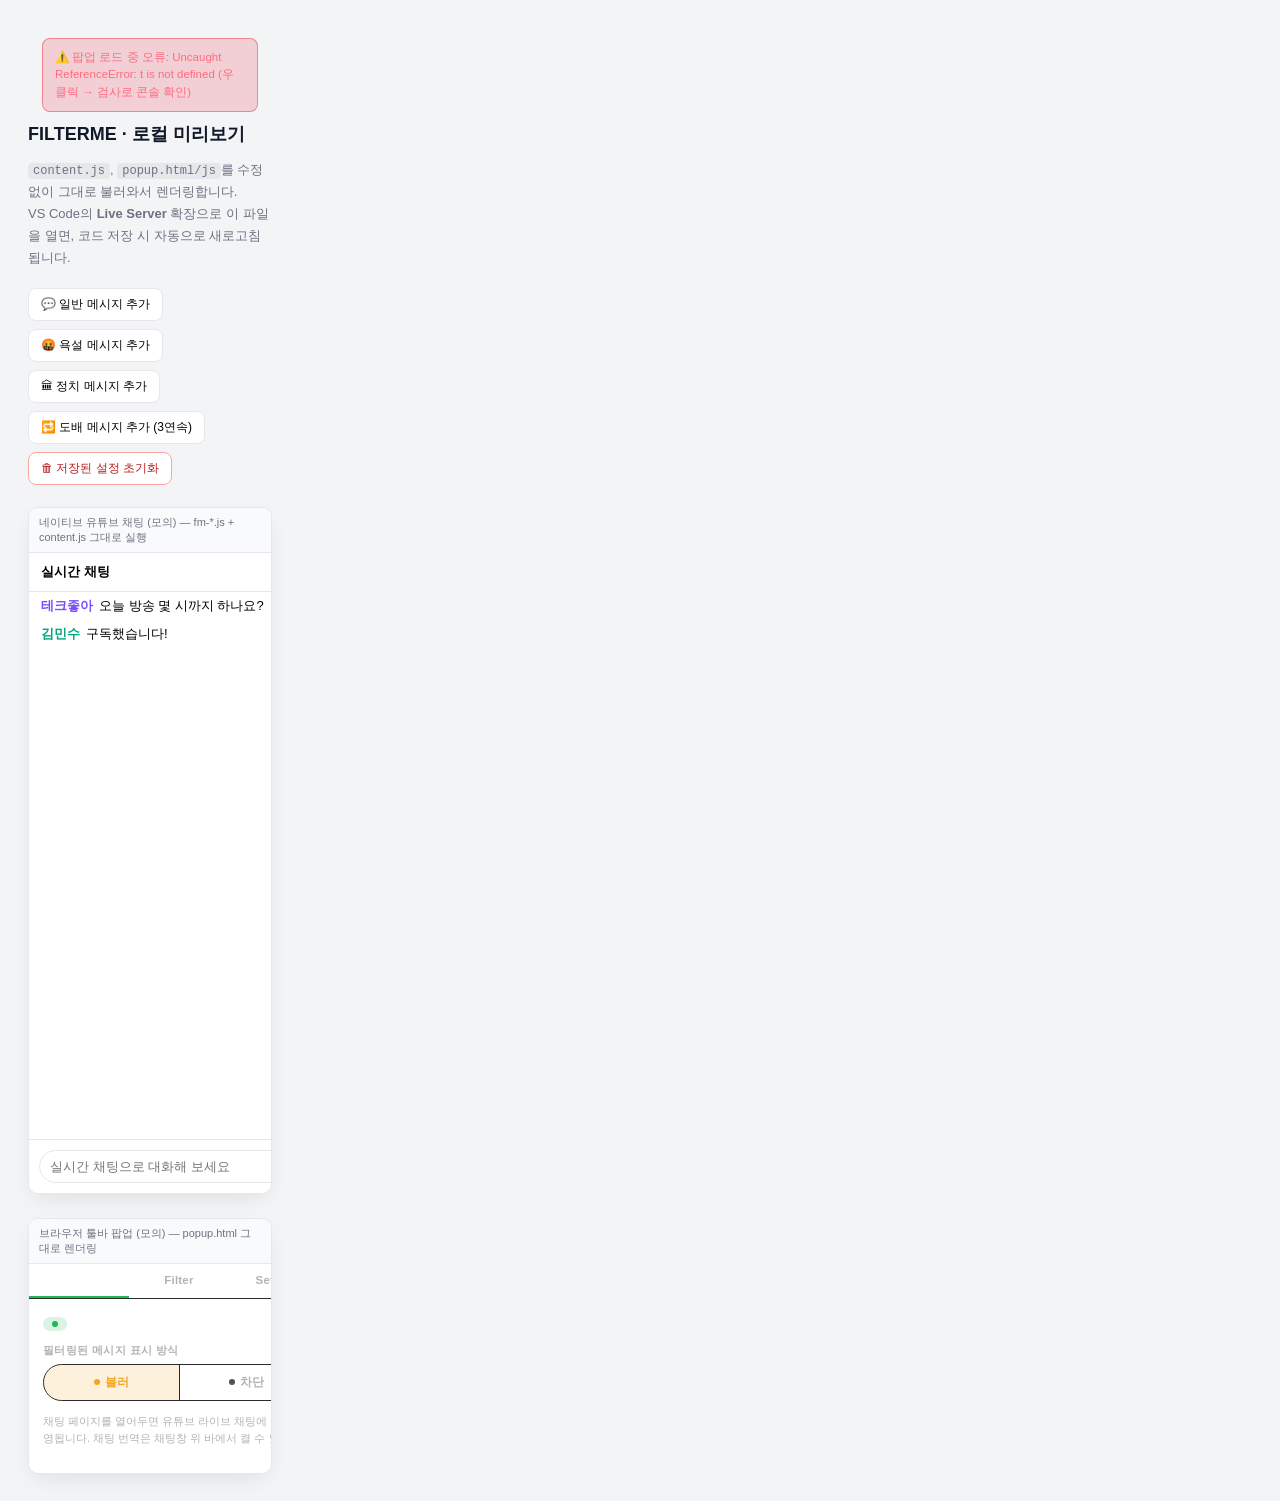
<file: frontend/dev/index.html>
<!DOCTYPE html>
<html lang="ko">
<head>
<meta charset="UTF-8" />
<title>FILTERME · 로컬 미리보기</title>
<style>
  html body {
    font-family: -apple-system, "Apple SD Gothic Neo", "Malgun Gothic", sans-serif;
    margin: 0; padding: 28px; background: #F3F4F6 !important; color: #111827 !important;
  }
  h1 { font-size: 18px; margin: 0 0 4px; }
  .sub { color: #6B7280; font-size: 13px; margin-bottom: 18px; line-height: 1.7; }
  .sub code { background: #E5E7EB; padding: 1px 5px; border-radius: 4px; font-size: 12px; }

  .controls { display: flex; gap: 8px; flex-wrap: wrap; margin-bottom: 22px; }
  .controls button {
    font-size: 12px; padding: 7px 12px; border: 1px solid #E5E7EB; border-radius: 8px;
    background: #fff; cursor: pointer;
  }
  .controls button:hover { background: #F3F4F6; }
  .controls button.danger { color: #B91C1C; border-color: #FCA5A5; }

  .layout { display: flex; gap: 24px; align-items: flex-start; flex-wrap: wrap; }
  .box {
    background: #fff; border: 1px solid #E5E7EB; border-radius: 10px; overflow: hidden;
    box-shadow: 0 8px 24px -8px rgba(17,24,39,.12);
  }
  .box .label {
    font-size: 11px; color: #6B7280; padding: 7px 10px; background: #F9FAFB; border-bottom: 1px solid #E5E7EB;
  }
  iframe#chatFrame { width: 400px; height: 640px; border: none; display: block; }
  #popup-mock-root { width: 300px; }
</style>
</head>
<body>
  <h1>FILTERME · 로컬 미리보기</h1>
  <p class="sub">
    <code>content.js</code>, <code>popup.html/js</code>를 수정 없이 그대로 불러와서 렌더링합니다.<br>
    VS Code의 <b>Live Server</b> 확장으로 이 파일을 열면, 코드 저장 시 자동으로 새로고침됩니다.
  </p>

  <div class="controls">
    <button data-add="normal">💬 일반 메시지 추가</button>
    <button data-add="c02">🤬 욕설 메시지 추가</button>
    <button data-add="c03">🏛 정치 메시지 추가</button>
    <button data-add="c05">🔁 도배 메시지 추가 (3연속)</button>
    <button class="danger" id="resetBtn">🗑 저장된 설정 초기화</button>
  </div>

  <div class="layout">
    <div class="box">
      <div class="label">네이티브 유튜브 채팅 (모의) — fm-*.js + content.js 그대로 실행</div>
      <iframe id="chatFrame" src="mock-chat.html"></iframe>
    </div>

    <div class="box">
      <div class="label">브라우저 툴바 팝업 (모의) — popup.html 그대로 렌더링</div>
      <div id="popup-mock-root"></div>
    </div>
  </div>

  <script src="chrome-mock.js"></script>
  <script>
    const SAMPLES = {
      normal: ['오늘 방송 재밌어요!', '이 노래 제목이 뭐예요?', '구독했습니다!'],
      c02: ['저 새끼 뭐라는거야', 'ㅅㅂ 진짜 어이없네'],
      c03: ['이번 정부 정책 실화냐', '국회의원들 다 똑같아']
    };
    const sampleIdx = { normal: 0, c02: 0, c03: 0 };

    document.querySelectorAll('[data-add]').forEach((btn) => {
      btn.addEventListener('click', () => {
        const win = document.getElementById('chatFrame').contentWindow;
        if (!win || !win.addMockMessage) return;
        const kind = btn.dataset.add;
        if (kind === 'c05') {
          for (let i = 0; i < 3; i++) {
            win.addMockMessage('user' + Math.floor(Math.random() * 100), 'ㅋㅋㅋㅋㅋㅋㅋㅋㅋㅋ');
          }
          return;
        }
        const list = SAMPLES[kind];
        const text = list[sampleIdx[kind] % list.length];
        sampleIdx[kind]++;
        win.addMockMessage('user' + Math.floor(Math.random() * 100), text);
      });
    });

    document.getElementById('resetBtn').addEventListener('click', () => {
      window.__filtermeDevReset();
      document.getElementById('chatFrame').contentWindow.location.reload();
      location.reload();
    });

    // popup.html의 <body> 내용을 그대로 가져와 인라인으로 렌더링합니다.
    // (iframe 대신 이 방식을 쓰는 이유: popup.js를 우리가 원하는 타이밍에 넣을 수 있어서
    //  chrome-mock.js가 먼저 준비된 뒤에 popup.js가 실행되도록 순서를 보장할 수 있습니다)
    fetch('../popup.html')
      .then((r) => r.text())
      .then((html) => {
        const bodyMatch = html.match(/<body[^>]*>([\s\S]*?)<\/body>/i);
        let bodyHtml = bodyMatch ? bodyMatch[1] : html;
        bodyHtml = bodyHtml.replace(/<script[^>]*src=["'][^"']*popup\.js["'][^>]*><\/script>/i, '');
        bodyHtml = bodyHtml.replace(/src="icons\//g, 'src="../icons/');
        document.getElementById('popup-mock-root').innerHTML = bodyHtml;

        const link = document.createElement('link');
        link.rel = 'stylesheet';
        link.href = '../popup.css';
        document.head.appendChild(link);

        const script = document.createElement('script');
        script.src = '../popup.js';
        document.body.appendChild(script);
      })
      .catch((err) => {
        document.getElementById('popup-mock-root').innerHTML =
          '<div style="padding:14px;font-size:12px;color:#B91C1C;">popup.html을 불러오지 못했습니다: ' + err.message + '</div>';
      });
  </script>
</body>
</html>
</file>
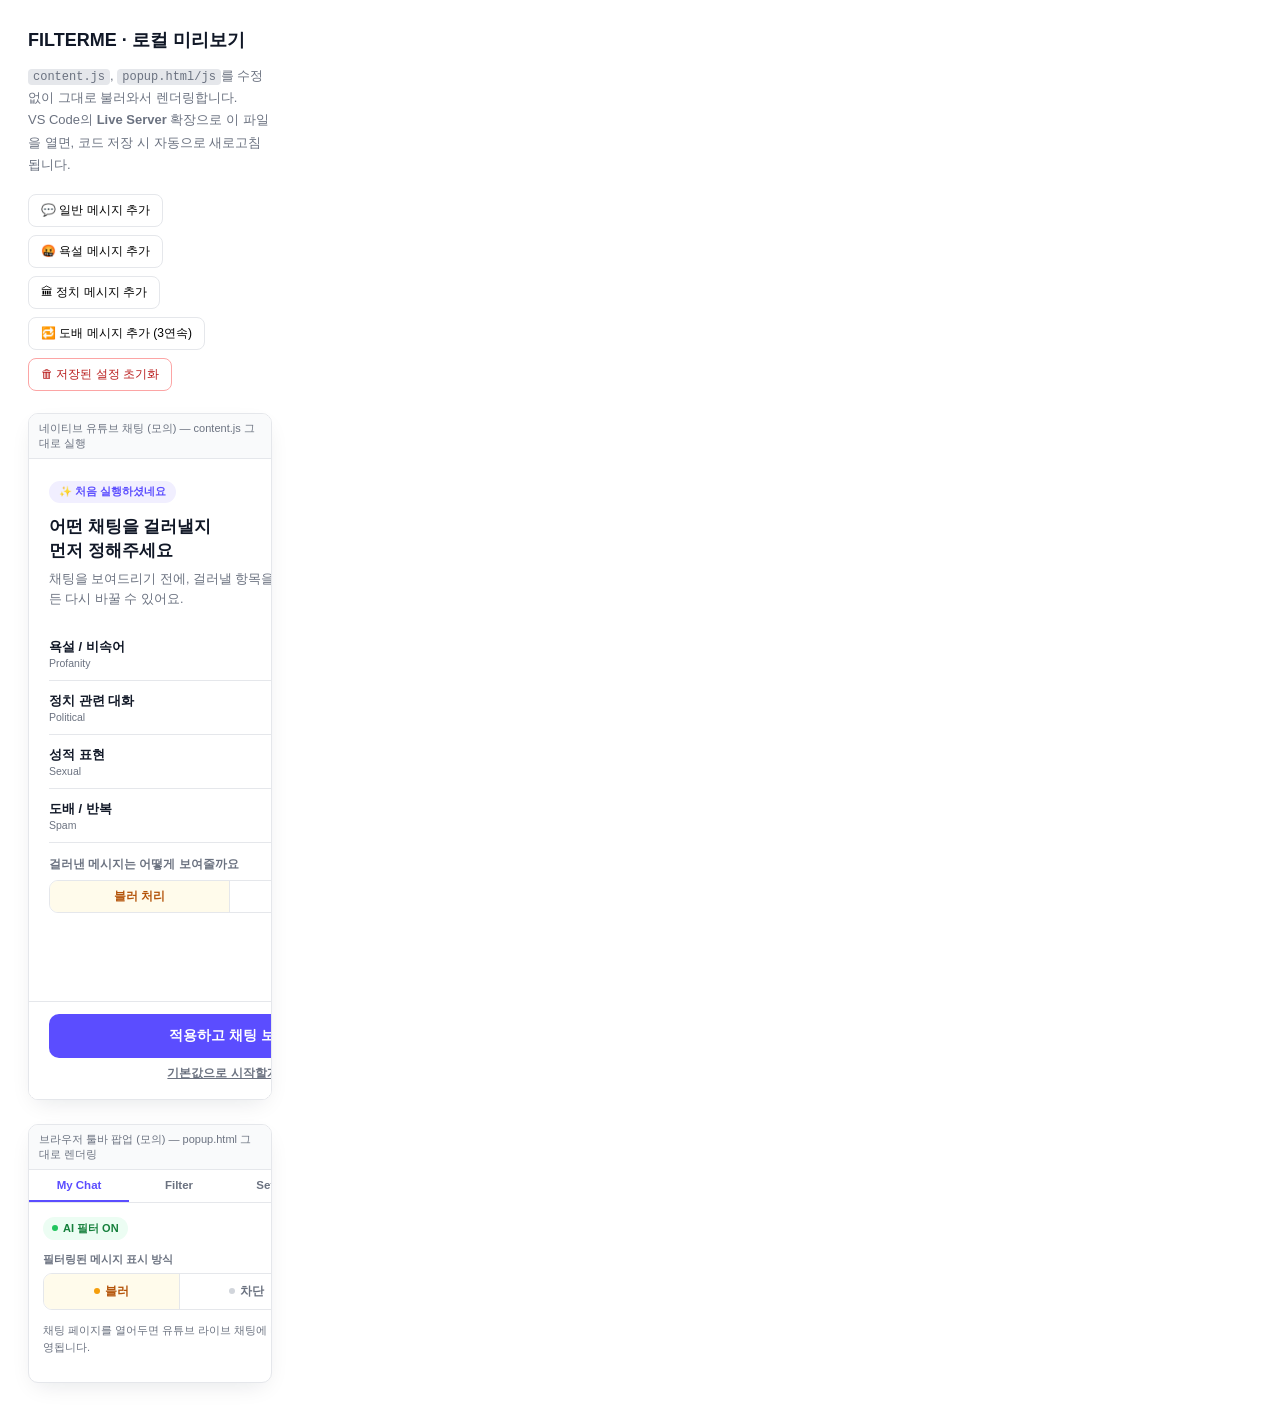
<file: frontend/filterme-extension/dev/index.html>
<!DOCTYPE html>
<html lang="ko">
<head>
<meta charset="UTF-8" />
<title>FILTERME · 로컬 미리보기</title>
<style>
  body {
    font-family: -apple-system, "Apple SD Gothic Neo", "Malgun Gothic", sans-serif;
    margin: 0; padding: 28px; background: #F3F4F6; color: #111827;
  }
  h1 { font-size: 18px; margin: 0 0 4px; }
  .sub { color: #6B7280; font-size: 13px; margin-bottom: 18px; line-height: 1.7; }
  .sub code { background: #E5E7EB; padding: 1px 5px; border-radius: 4px; font-size: 12px; }

  .controls { display: flex; gap: 8px; flex-wrap: wrap; margin-bottom: 22px; }
  .controls button {
    font-size: 12px; padding: 7px 12px; border: 1px solid #E5E7EB; border-radius: 8px;
    background: #fff; cursor: pointer;
  }
  .controls button:hover { background: #F3F4F6; }
  .controls button.danger { color: #B91C1C; border-color: #FCA5A5; }

  .layout { display: flex; gap: 24px; align-items: flex-start; flex-wrap: wrap; }
  .box {
    background: #fff; border: 1px solid #E5E7EB; border-radius: 10px; overflow: hidden;
    box-shadow: 0 8px 24px -8px rgba(17,24,39,.12);
  }
  .box .label {
    font-size: 11px; color: #6B7280; padding: 7px 10px; background: #F9FAFB; border-bottom: 1px solid #E5E7EB;
  }
  iframe#chatFrame { width: 400px; height: 640px; border: none; display: block; }
  #popup-mock-root { width: 300px; }
</style>
</head>
<body>
  <h1>FILTERME · 로컬 미리보기</h1>
  <p class="sub">
    <code>content.js</code>, <code>popup.html/js</code>를 수정 없이 그대로 불러와서 렌더링합니다.<br>
    VS Code의 <b>Live Server</b> 확장으로 이 파일을 열면, 코드 저장 시 자동으로 새로고침됩니다.
  </p>

  <div class="controls">
    <button data-add="normal">💬 일반 메시지 추가</button>
    <button data-add="c02">🤬 욕설 메시지 추가</button>
    <button data-add="c03">🏛 정치 메시지 추가</button>
    <button data-add="c05">🔁 도배 메시지 추가 (3연속)</button>
    <button class="danger" id="resetBtn">🗑 저장된 설정 초기화</button>
  </div>

  <div class="layout">
    <div class="box">
      <div class="label">네이티브 유튜브 채팅 (모의) — content.js 그대로 실행</div>
      <iframe id="chatFrame" src="mock-chat.html"></iframe>
    </div>

    <div class="box">
      <div class="label">브라우저 툴바 팝업 (모의) — popup.html 그대로 렌더링</div>
      <div id="popup-mock-root"></div>
    </div>
  </div>

  <script src="chrome-mock.js"></script>
  <script>
    const SAMPLES = {
      normal: ['오늘 방송 재밌어요!', '이 노래 제목이 뭐예요?', '구독했습니다!'],
      c02: ['저 새끼 뭐라는거야', 'ㅅㅂ 진짜 어이없네'],
      c03: ['이번 정부 정책 실화냐', '국회의원들 다 똑같아']
    };
    const sampleIdx = { normal: 0, c02: 0, c03: 0 };

    document.querySelectorAll('[data-add]').forEach((btn) => {
      btn.addEventListener('click', () => {
        const win = document.getElementById('chatFrame').contentWindow;
        if (!win || !win.addMockMessage) return;
        const kind = btn.dataset.add;
        if (kind === 'c05') {
          for (let i = 0; i < 3; i++) {
            win.addMockMessage('user' + Math.floor(Math.random() * 100), 'ㅋㅋㅋㅋㅋㅋㅋㅋㅋㅋ');
          }
          return;
        }
        const list = SAMPLES[kind];
        const text = list[sampleIdx[kind] % list.length];
        sampleIdx[kind]++;
        win.addMockMessage('user' + Math.floor(Math.random() * 100), text);
      });
    });

    document.getElementById('resetBtn').addEventListener('click', () => {
      window.__filtermeDevReset();
      document.getElementById('chatFrame').contentWindow.location.reload();
      location.reload();
    });

    // popup.html의 <body> 내용을 그대로 가져와 인라인으로 렌더링합니다.
    // (iframe 대신 이 방식을 쓰는 이유: popup.js를 우리가 원하는 타이밍에 넣을 수 있어서
    //  chrome-mock.js가 먼저 준비된 뒤에 popup.js가 실행되도록 순서를 보장할 수 있습니다)
    fetch('../popup.html')
      .then((r) => r.text())
      .then((html) => {
        const bodyMatch = html.match(/<body[^>]*>([\s\S]*?)<\/body>/i);
        let bodyHtml = bodyMatch ? bodyMatch[1] : html;
        bodyHtml = bodyHtml.replace(/<script[^>]*src=["'][^"']*popup\.js["'][^>]*><\/script>/i, '');
        document.getElementById('popup-mock-root').innerHTML = bodyHtml;

        const link = document.createElement('link');
        link.rel = 'stylesheet';
        link.href = '../popup.css';
        document.head.appendChild(link);

        const script = document.createElement('script');
        script.src = '../popup.js';
        document.body.appendChild(script);
      })
      .catch((err) => {
        document.getElementById('popup-mock-root').innerHTML =
          '<div style="padding:14px;font-size:12px;color:#B91C1C;">popup.html을 불러오지 못했습니다: ' + err.message + '</div>';
      });
  </script>
</body>
</html>
</file>
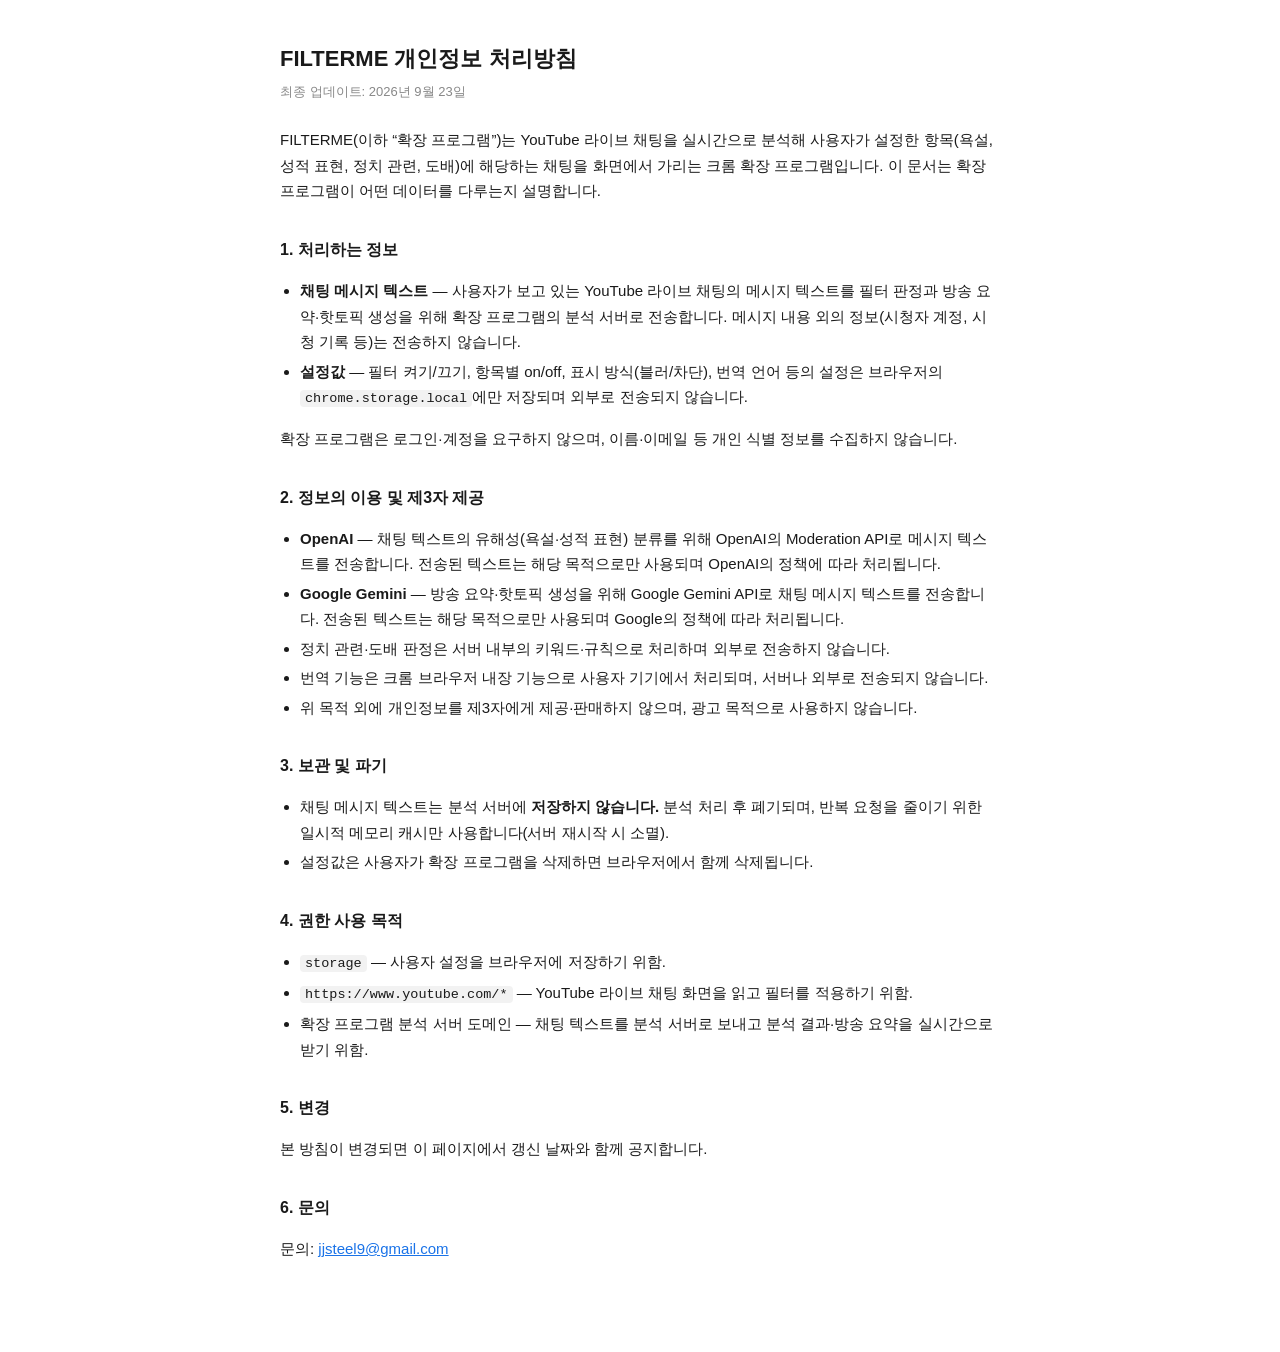
<file: docs/privacy.html>
<!DOCTYPE html>
<html lang="ko">
<head>
  <meta charset="UTF-8" />
  <meta name="viewport" content="width=device-width, initial-scale=1" />
  <title>FILTERME 개인정보 처리방침</title>
  <style>
    body { max-width: 720px; margin: 0 auto; padding: 40px 20px 80px; font: 15px/1.7 -apple-system, "Apple SD Gothic Neo", "Malgun Gothic", sans-serif; color: #1a1a1a; background: #fff; }
    h1 { font-size: 22px; margin: 0 0 4px; }
    h2 { font-size: 16px; margin: 32px 0 8px; }
    .updated { color: #888; font-size: 13px; margin-bottom: 24px; }
    ul { padding-left: 20px; }
    li { margin: 4px 0; }
    code { background: #f2f2f2; padding: 1px 5px; border-radius: 4px; font-size: 0.9em; }
    a { color: #1a73e8; }
  </style>
</head>
<body>
  <h1>FILTERME 개인정보 처리방침</h1>
  <div class="updated">최종 업데이트: 2026년 9월 23일</div>

  <p>
    FILTERME(이하 “확장 프로그램”)는 YouTube 라이브 채팅을 실시간으로 분석해
    사용자가 설정한 항목(욕설, 성적 표현, 정치 관련, 도배)에 해당하는 채팅을
    화면에서 가리는 크롬 확장 프로그램입니다. 이 문서는 확장 프로그램이 어떤
    데이터를 다루는지 설명합니다.
  </p>

  <h2>1. 처리하는 정보</h2>
  <ul>
    <li>
      <strong>채팅 메시지 텍스트</strong> — 사용자가 보고 있는 YouTube 라이브 채팅의
      메시지 텍스트를 필터 판정과 방송 요약·핫토픽 생성을 위해 확장 프로그램의 분석 서버로 전송합니다.
      메시지 내용 외의 정보(시청자 계정, 시청 기록 등)는 전송하지 않습니다.
    </li>
    <li>
      <strong>설정값</strong> — 필터 켜기/끄기, 항목별 on/off, 표시 방식(블러/차단),
      번역 언어 등의 설정은 브라우저의 <code>chrome.storage.local</code>에만
      저장되며 외부로 전송되지 않습니다.
    </li>
  </ul>
  <p>확장 프로그램은 로그인·계정을 요구하지 않으며, 이름·이메일 등 개인 식별 정보를 수집하지 않습니다.</p>

  <h2>2. 정보의 이용 및 제3자 제공</h2>
  <ul>
    <li>
      <strong>OpenAI</strong> — 채팅 텍스트의 유해성(욕설·성적 표현) 분류를 위해
      OpenAI의 Moderation API로 메시지 텍스트를 전송합니다. 전송된 텍스트는
      해당 목적으로만 사용되며 OpenAI의 정책에 따라 처리됩니다.
    </li>
    <li>
      <strong>Google Gemini</strong> — 방송 요약·핫토픽 생성을 위해 Google Gemini API로
      채팅 메시지 텍스트를 전송합니다. 전송된 텍스트는 해당 목적으로만 사용되며
      Google의 정책에 따라 처리됩니다.
    </li>
    <li>정치 관련·도배 판정은 서버 내부의 키워드·규칙으로 처리하며 외부로 전송하지 않습니다.</li>
    <li>번역 기능은 크롬 브라우저 내장 기능으로 사용자 기기에서 처리되며, 서버나 외부로 전송되지 않습니다.</li>
    <li>위 목적 외에 개인정보를 제3자에게 제공·판매하지 않으며, 광고 목적으로 사용하지 않습니다.</li>
  </ul>

  <h2>3. 보관 및 파기</h2>
  <ul>
    <li>채팅 메시지 텍스트는 분석 서버에 <strong>저장하지 않습니다.</strong> 분석 처리 후 폐기되며, 반복 요청을 줄이기 위한 일시적 메모리 캐시만 사용합니다(서버 재시작 시 소멸).</li>
    <li>설정값은 사용자가 확장 프로그램을 삭제하면 브라우저에서 함께 삭제됩니다.</li>
  </ul>

  <h2>4. 권한 사용 목적</h2>
  <ul>
    <li><code>storage</code> — 사용자 설정을 브라우저에 저장하기 위함.</li>
    <li><code>https://www.youtube.com/*</code> — YouTube 라이브 채팅 화면을 읽고 필터를 적용하기 위함.</li>
    <li>확장 프로그램 분석 서버 도메인 — 채팅 텍스트를 분석 서버로 보내고 분석 결과·방송 요약을 실시간으로 받기 위함.</li>
  </ul>

  <h2>5. 변경</h2>
  <p>본 방침이 변경되면 이 페이지에서 갱신 날짜와 함께 공지합니다.</p>

  <h2>6. 문의</h2>
  <p>문의: <a href="mailto:jjsteel9@gmail.com">jjsteel9@gmail.com</a></p>
</body>
</html>
</file>
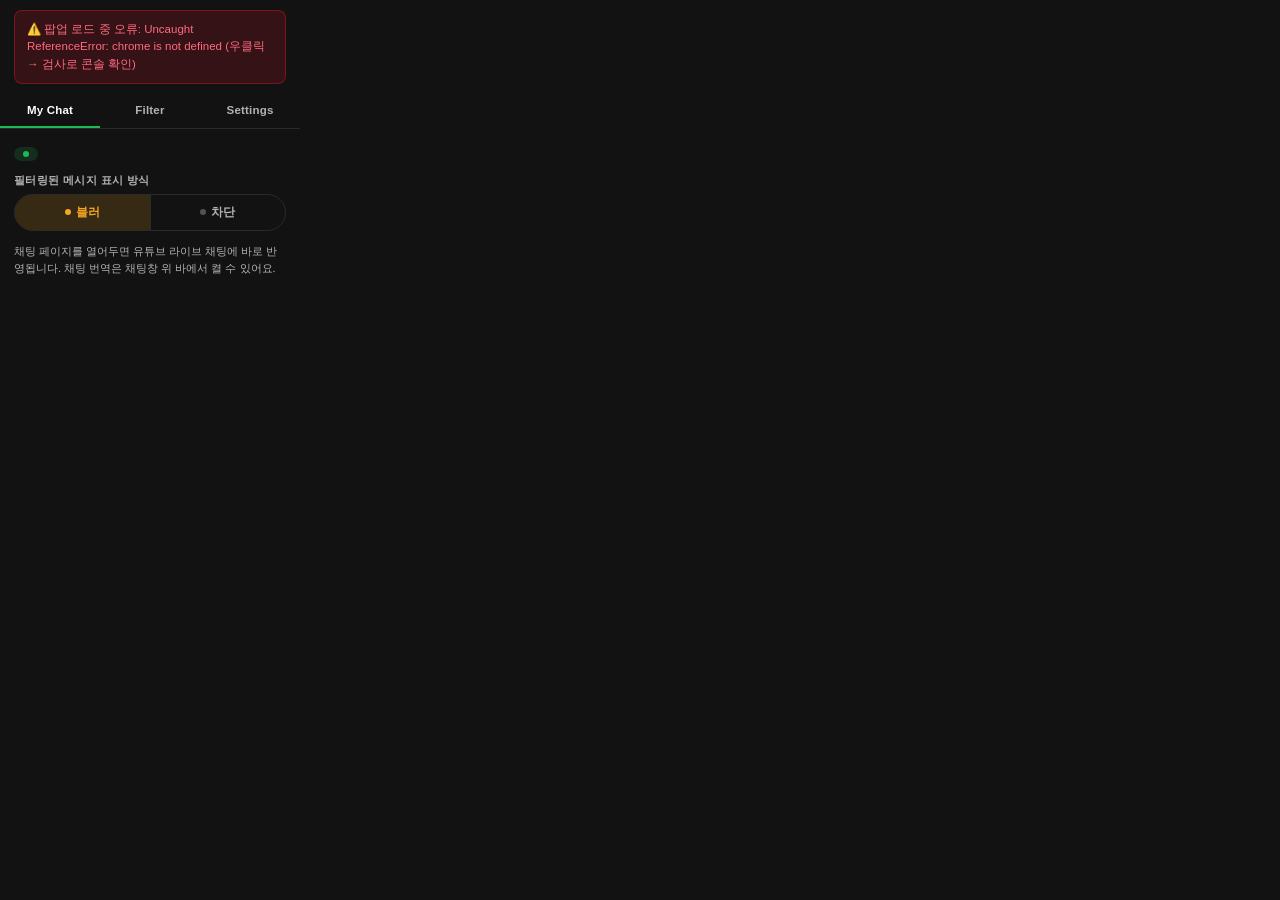
<file: frontend/popup.html>
<!DOCTYPE html>
<html lang="ko">
<!--
  이 페이지는 두 군데에서 재사용됩니다.
  1) 브라우저 툴바 아이콘을 클릭했을 때 (manifest.json의 action.default_popup)
  2) content.js가 채팅 안 플로팅 버튼을 눌렀을 때 여는 인페이지 모달 안의 <iframe> (v0.3.0~)
  두 경우 모두 완전히 같은 파일이라, 설정 화면을 고칠 때 이 파일 하나만 수정하면 됩니다.
-->

<head>
  <meta charset="UTF-8" />
  <title>FILTERME</title>
  <link rel="stylesheet" href="popup.css" />
</head>

<body>
  <div class="tp-tabs">
    <div class="tp-tab active" data-tp="mychat">My Chat</div>
    <div class="tp-tab" data-tp="filter">Filter</div>
    <div class="tp-tab" data-tp="settings">Settings</div>
  </div>

  <div class="tp-body">
    <div class="tp-panel active" id="tp-mychat">
      <span class="tp-chip" id="chipFilterState"><span class="d"></span></span>
      <div class="tp-sublabel" data-i18n="mychat_sublabel">필터링된 메시지 표시 방식</div>
      <div class="mode-toggle" id="modeToggle">
        <div class="mode-opt blur active" data-mode="blur"><span class="d"></span><span data-i18n="mode_blur_short">블러</span></div>
        <div class="mode-opt block" data-mode="block"><span class="d"></span><span data-i18n="mode_block_short">차단</span></div>
      </div>
      <p class="tp-note" data-i18n="mychat_note">채팅 페이지를 열어두면 유튜브 라이브 채팅에 바로 반영됩니다. 채팅 번역은 채팅창 위 바에서 켤 수 있어요.</p>
    </div>

    <div class="tp-panel" id="tp-filter">
      <div class="tp-row">
        <div>
          <div class="l" data-i18n="cat_profanity">욕설 / 비속어</div>
          <div class="d">Profanity</div>
        </div>
        <div class="mini-switch on" data-cat="c02"></div>
      </div>
      <div class="tp-row">
        <div>
          <div class="l" data-i18n="cat_political">정치 관련 대화</div>
          <div class="d">Political</div>
        </div>
        <div class="mini-switch on" data-cat="c03"></div>
      </div>
      <div class="tp-row">
        <div>
          <div class="l" data-i18n="cat_sexual">성적 표현</div>
          <div class="d">Sexual</div>
        </div>
        <div class="mini-switch on" data-cat="c04"></div>
      </div>
      <div class="tp-row">
        <div>
          <div class="l" data-i18n="cat_spam">도배 / 반복</div>
          <div class="d">Spam</div>
        </div>
        <div class="mini-switch on" data-cat="c05"></div>
      </div>
    </div>

    <div class="tp-panel" id="tp-settings">
      <div class="tp-sublabel" data-i18n="settings_filter_state_sublabel">필터 상태</div>
      <div class="tp-row">
        <div>
          <div class="l" data-i18n="settings_enable_title">FILTERME 켜기</div>
          <div class="d" data-i18n="settings_enable_desc">라이브 채팅에 필터를 적용해요</div>
        </div>
        <div class="mini-switch on" id="filterEnabledSwitch"></div>
      </div>
      <div class="tp-sublabel" data-i18n="settings_platform_sublabel">플랫폼</div>
      <div class="platform-logos">
        <img src="icons/platforms/newyoutube.png" alt="YouTube" />
      </div>
      <div class="tp-sublabel" data-i18n="settings_country_sublabel">국가 / 언어</div>
      <div class="tp-row">
        <div>
          <div class="l" data-i18n="settings_country_change_title">국가·언어 변경</div>
          <div class="d" data-i18n="settings_country_change_desc">선택한 국가에 따라 화면 언어와 번역 기본값이 바뀌어요.</div>
        </div>
        <div class="tp-arrow" id="changeCountryBtn">›</div>
      </div>
      <div class="privacy-note" data-i18n="settings_privacy_note">채팅 기록은 저장하지 않습니다. 필터 기준만 이 브라우저에 저장돼요.</div>
    </div>
  </div>

  <script src="fm-i18n.js"></script>
  <script src="popup.js"></script>
</body>

</html>
</file>
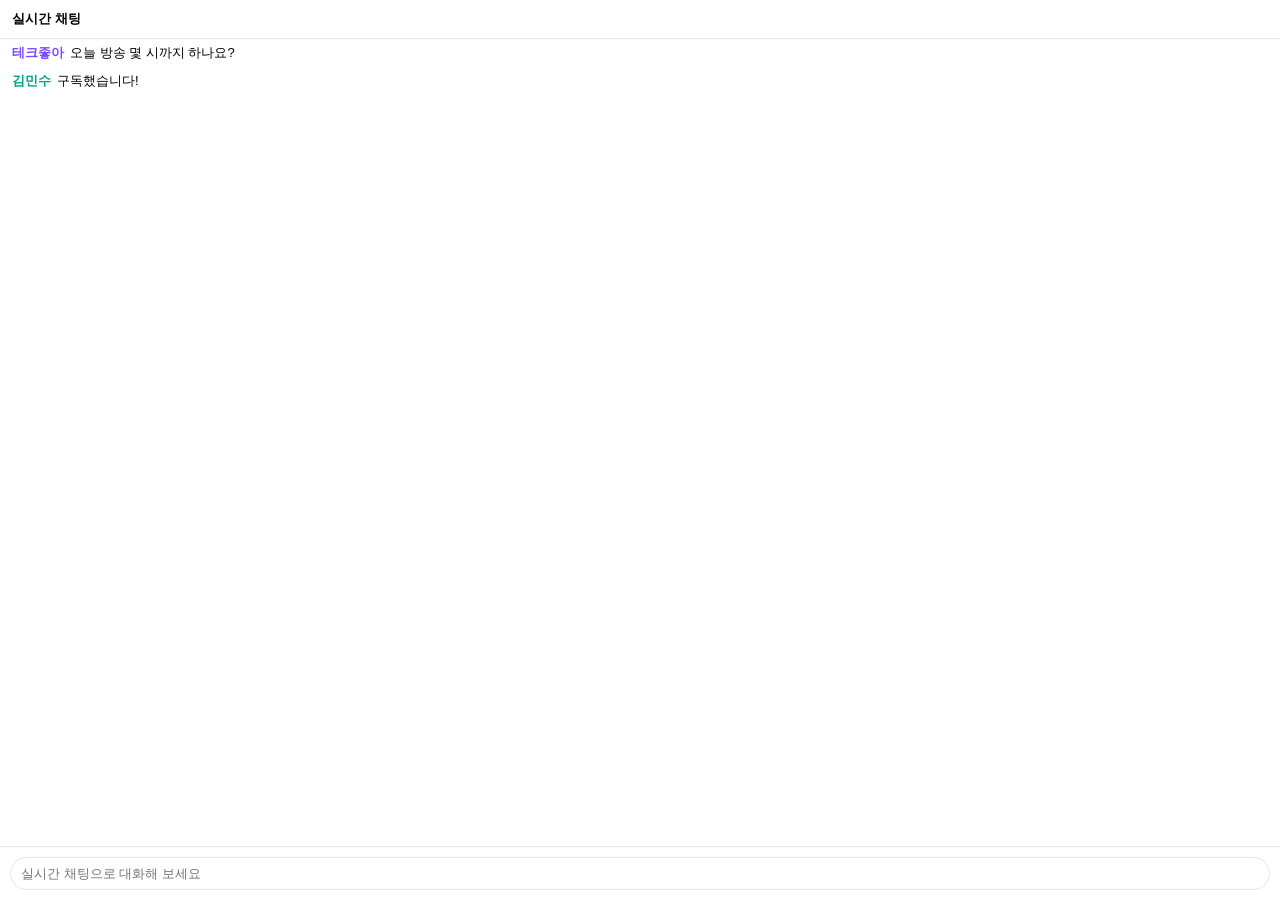
<file: frontend/dev/mock-chat.html>
<!DOCTYPE html>
<html lang="ko">
<head>
<meta charset="UTF-8" />
<title>mock chat</title>
<style>
  html, body {
    margin: 0; height: 100%; background: #fff;
    font-family: -apple-system, "Apple SD Gothic Neo", "Malgun Gothic", sans-serif;
    display: flex; flex-direction: column;
  }
  .header { padding: 10px 12px; font-weight: 700; font-size: 13px; border-bottom: 1px solid #E5E7EB; flex-shrink: 0; }
  #chat-mock-root { flex: 1; overflow-y: auto; }
  .input-row { border-top: 1px solid #E5E7EB; padding: 10px; flex-shrink: 0; }
  .input-row input { width: 100%; box-sizing: border-box; padding: 8px 10px; border: 1px solid #E5E7EB; border-radius: 100px; }
</style>
</head>
<body>
  <div class="header">실시간 채팅</div>
  <div id="chat-mock-root"></div>
  <div class="input-row"><input placeholder="실시간 채팅으로 대화해 보세요" /></div>

  <script src="chrome-mock.js"></script>
  <script>
    // content.js가 찾는 커스텀 엘리먼트 이름/구조만 최소한으로 흉내 냅니다.
    // (실제 유튜브 커스텀 엘리먼트의 동작은 필요 없고, 태그 이름 + shadowRoot 구조만 같으면 됩니다)
    const listRenderer = document.createElement('yt-live-chat-item-list-renderer');
    const itemsShadow = listRenderer.attachShadow({ mode: 'open' });
    const itemsDiv = document.createElement('div');
    itemsDiv.id = 'items';
    itemsShadow.appendChild(itemsDiv);
    document.getElementById('chat-mock-root').appendChild(listRenderer);

    const AVATAR_COLORS = ['#7C4DFF', '#00A67E', '#E8555A', '#2F80ED', '#F2994A'];
    let msgCount = 0;

    window.addMockMessage = function (author, text) {
      const msgEl = document.createElement('yt-live-chat-text-message-renderer');
      const shadow = msgEl.attachShadow({ mode: 'open' });
      const color = AVATAR_COLORS[msgCount % AVATAR_COLORS.length];
      shadow.innerHTML =
        '<div style="display:flex;gap:6px;padding:4px 12px;font-size:13px;line-height:1.5;">' +
        '<div id="author-name" style="font-weight:600;color:' + color + ';white-space:nowrap;">' + author + '</div>' +
        '<div id="message">' + text + '</div>' +
        '</div>';
      itemsDiv.appendChild(msgEl);
      msgCount++;
      msgEl.scrollIntoView({ block: 'end' });
    };

    addMockMessage('테크좋아', '오늘 방송 몇 시까지 하나요?');
    addMockMessage('김민수', '구독했습니다!');
  </script>

  <!-- 실제 콘텐츠 스크립트를 수정 없이 그대로 로드합니다.
       manifest.json 의 content_scripts.js 배열과 반드시 같은 순서여야 합니다
       (fm-*.js 는 전역 스코프를 공유하는 방식이라 순서가 곧 의존성입니다). -->
  <script src="../fm-core.js"></script>
  <script src="../fm-filter.js"></script>
  <script src="../fm-translate.js"></script>
  <script src="../fm-socket.js"></script>
  <script src="../fm-ui.js"></script>
  <script src="../content.js"></script>
</body>
</html>
</file>
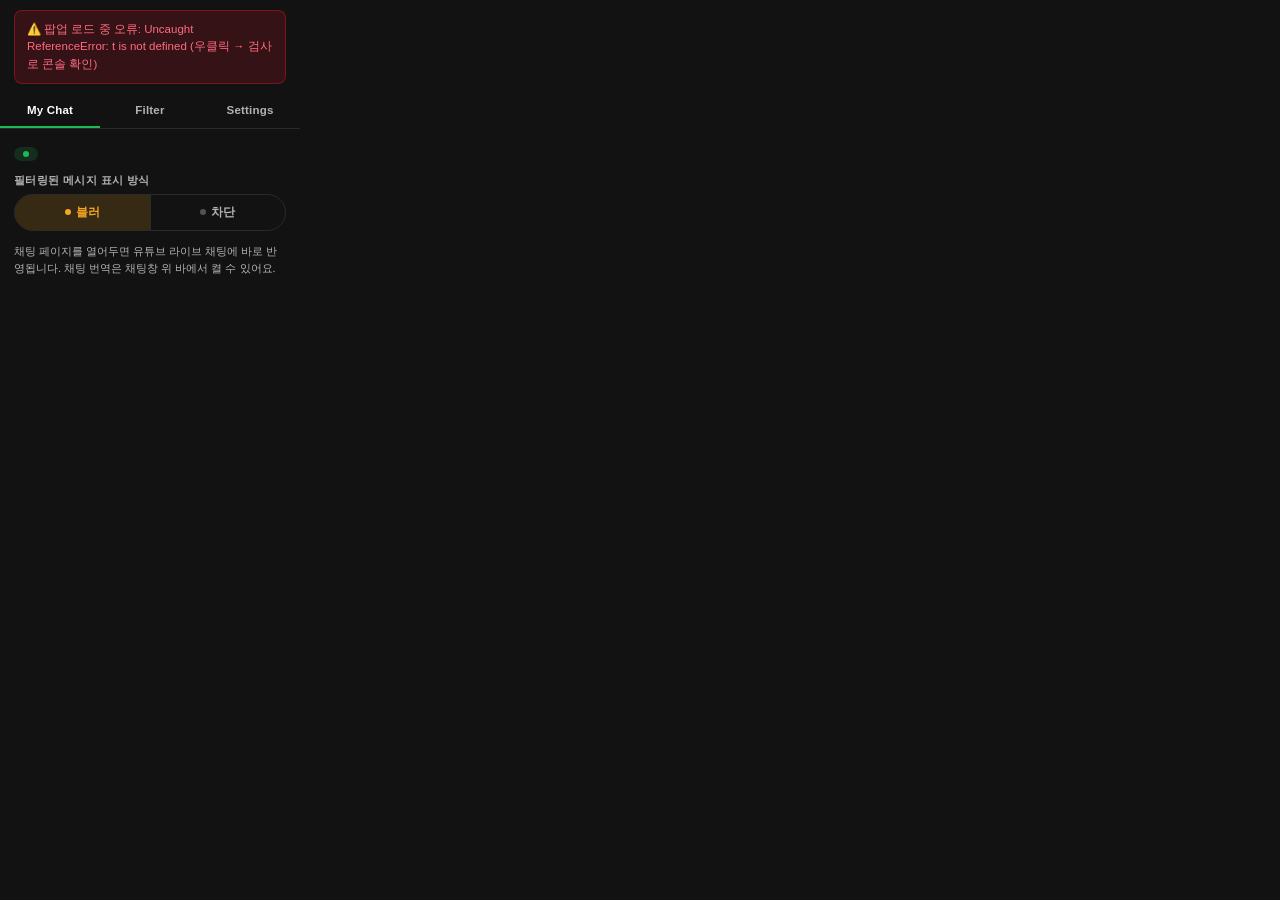
<file: frontend/dev/popup-embed.html>
<!DOCTYPE html>
<html lang="ko">
<head>
<meta charset="UTF-8" />
<title>popup embed (dev)</title>
</head>
<body>
  <!--
    이 파일은 실제 확장 프로그램에는 없는, 로컬 미리보기 전용 래퍼입니다.
    content.js가 chrome.runtime.getURL('popup.html')로 iframe을 열 때,
    진짜 popup.html을 열기 전에 chrome-mock.js가 먼저 로드되도록 순서를 보장합니다.
    (그냥 popup.html을 바로 열면 window.chrome이 없어서 popup.js가 에러를 냅니다)
  -->
  <script src="chrome-mock.js"></script>
  <script>
    fetch('../popup.html')
      .then((r) => r.text())
      .then((html) => {
        const bodyMatch = html.match(/<body[^>]*>([\s\S]*?)<\/body>/i);
        let bodyHtml = bodyMatch ? bodyMatch[1] : html;
        bodyHtml = bodyHtml.replace(/<script[^>]*src=["'][^"']*popup\.js["'][^>]*><\/script>/i, '');
        bodyHtml = bodyHtml.replace(/src="icons\//g, 'src="../icons/');
        document.body.innerHTML = bodyHtml;

        const link = document.createElement('link');
        link.rel = 'stylesheet';
        link.href = '../popup.css';
        document.head.appendChild(link);

        const script = document.createElement('script');
        script.src = '../popup.js';
        document.body.appendChild(script);
      })
      .catch((err) => {
        document.body.innerHTML =
          '<div style="padding:14px;font-size:12px;color:#B91C1C;font-family:sans-serif;">popup.html을 불러오지 못했습니다: ' +
          err.message +
          '</div>';
      });
  </script>
</body>
</html>
</file>
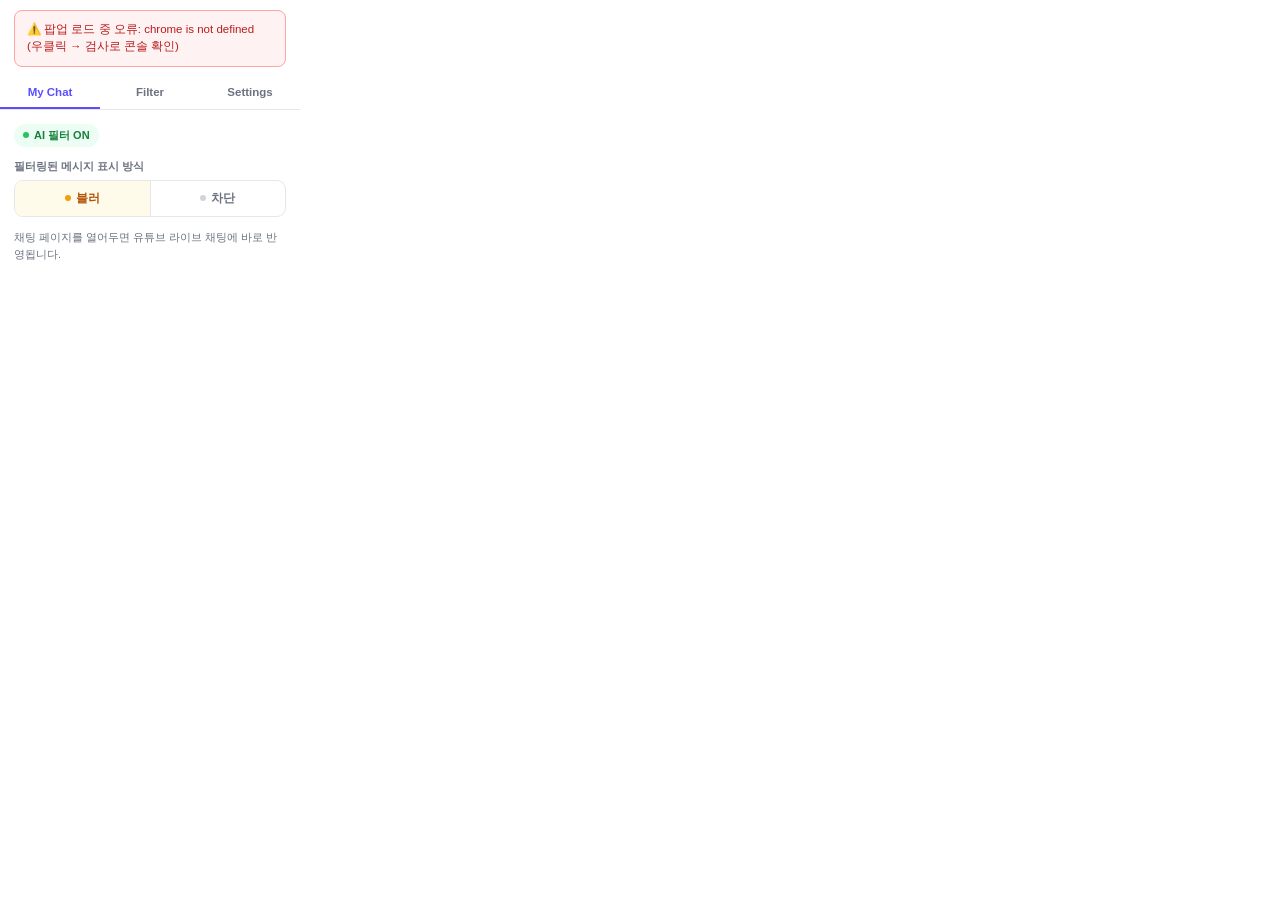
<file: frontend/filterme-extension/popup.html>
<!DOCTYPE html>
<html lang="ko">
<!--
  이 페이지는 두 군데에서 재사용됩니다.
  1) 브라우저 툴바 아이콘을 클릭했을 때 (manifest.json의 action.default_popup)
  2) content.js가 채팅 안 플로팅 버튼을 눌렀을 때 여는 인페이지 모달 안의 <iframe> (v0.3.0~)
  두 경우 모두 완전히 같은 파일이라, 설정 화면을 고칠 때 이 파일 하나만 수정하면 됩니다.
-->
<head>
<meta charset="UTF-8" />
<title>FILTERME</title>
<link rel="stylesheet" href="popup.css" />
</head>
<body>
  <div class="tp-tabs">
    <div class="tp-tab active" data-tp="mychat">My Chat</div>
    <div class="tp-tab" data-tp="filter">Filter</div>
    <div class="tp-tab" data-tp="settings">Settings</div>
  </div>

  <div class="tp-body">
    <div class="tp-panel active" id="tp-mychat">
      <span class="tp-chip" id="chipFilterState"><span class="d"></span>AI 필터 ON</span>
      <div class="tp-sublabel">필터링된 메시지 표시 방식</div>
      <div class="mode-toggle" id="modeToggle">
        <div class="mode-opt blur active" data-mode="blur"><span class="d"></span>블러</div>
        <div class="mode-opt block" data-mode="block"><span class="d"></span>차단</div>
      </div>
      <p class="tp-note">채팅 페이지를 열어두면 유튜브 라이브 채팅에 바로 반영됩니다.</p>
    </div>

    <div class="tp-panel" id="tp-filter">
      <div class="tp-row">
        <div><div class="l">C02 · 욕설 / 비속어</div><div class="d">Profanity</div></div>
        <div class="mini-switch on" data-cat="c02"></div>
      </div>
      <div class="tp-row">
        <div><div class="l">C03 · 정치 관련 대화</div><div class="d">Political</div></div>
        <div class="mini-switch on" data-cat="c03"></div>
      </div>
      <div class="tp-row">
        <div><div class="l">C04 · 성적 표현</div><div class="d">Sexual</div></div>
        <div class="mini-switch on" data-cat="c04"></div>
      </div>
      <div class="tp-row">
        <div><div class="l">C05 · 도배 / 반복</div><div class="d">Spam</div></div>
        <div class="mini-switch on" data-cat="c05"></div>
      </div>
    </div>

    <div class="tp-panel" id="tp-settings">
      <div class="tp-sublabel">필터 상태</div>
      <div class="tp-row">
        <div><div class="l">FILTERME 켜기</div><div class="d">라이브 채팅에 필터를 적용해요</div></div>
        <div class="mini-switch on" id="filterEnabledSwitch"></div>
      </div>
      <div class="tp-sublabel">플랫폼</div>
      <div class="platform-seg">
        <button class="on">YouTube</button>
      </div>
      <div class="privacy-note">채팅 기록은 저장하지 않습니다. 필터 기준만 이 브라우저에 저장돼요.</div>
      <button class="reset-btn" id="resetOnboard">온보딩 다시 보기 (테스트용)</button>
    </div>
  </div>

  <script src="popup.js"></script>
</body>
</html>
</file>
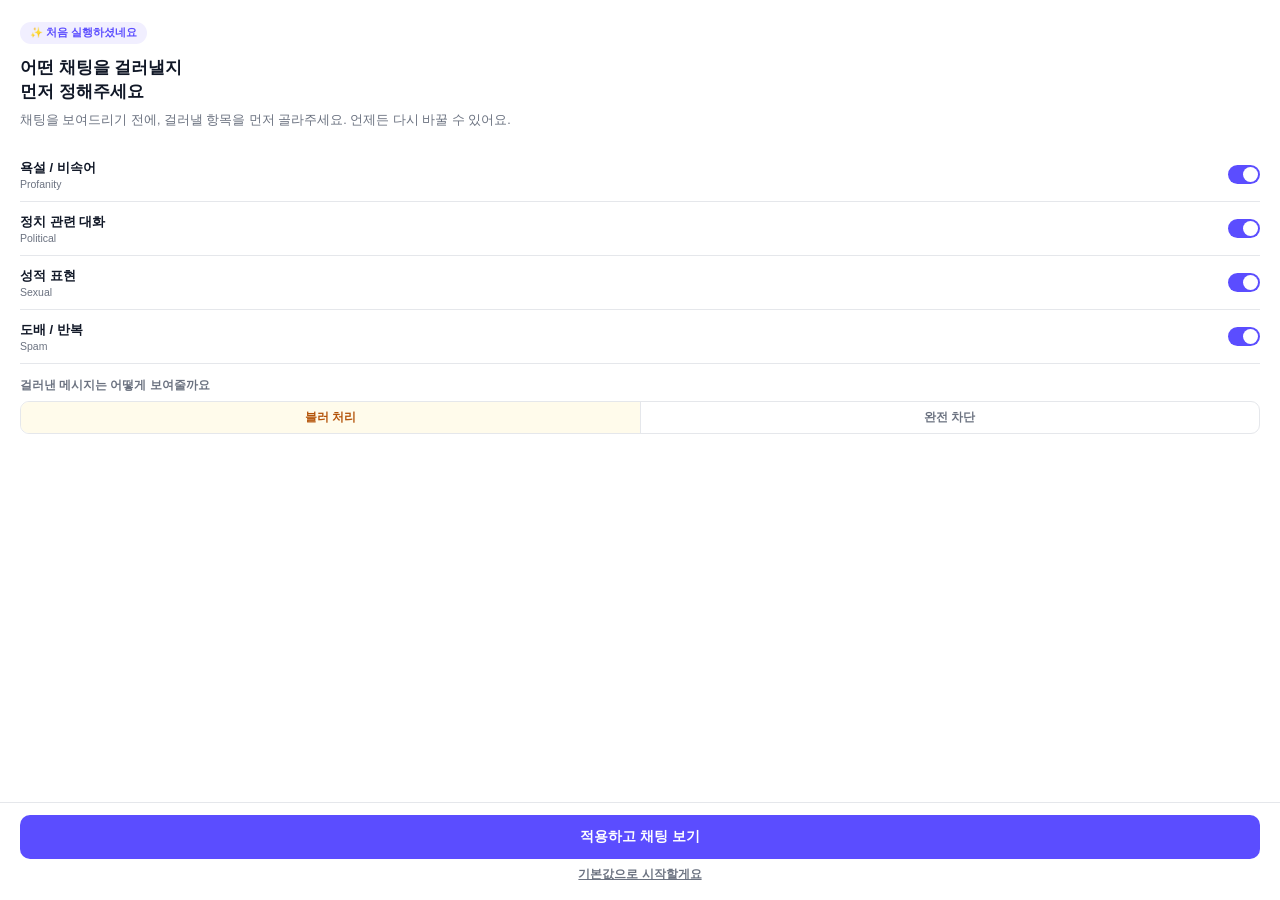
<file: frontend/filterme-extension/dev/mock-chat.html>
<!DOCTYPE html>
<html lang="ko">
<head>
<meta charset="UTF-8" />
<title>mock chat</title>
<style>
  html, body {
    margin: 0; height: 100%; background: #fff;
    font-family: -apple-system, "Apple SD Gothic Neo", "Malgun Gothic", sans-serif;
    display: flex; flex-direction: column;
  }
  .header { padding: 10px 12px; font-weight: 700; font-size: 13px; border-bottom: 1px solid #E5E7EB; flex-shrink: 0; }
  #chat-mock-root { flex: 1; overflow-y: auto; }
  .input-row { border-top: 1px solid #E5E7EB; padding: 10px; flex-shrink: 0; }
  .input-row input { width: 100%; box-sizing: border-box; padding: 8px 10px; border: 1px solid #E5E7EB; border-radius: 100px; }
</style>
</head>
<body>
  <div class="header">실시간 채팅</div>
  <div id="chat-mock-root"></div>
  <div class="input-row"><input placeholder="실시간 채팅으로 대화해 보세요" /></div>

  <script src="chrome-mock.js"></script>
  <script>
    // content.js가 찾는 커스텀 엘리먼트 이름/구조만 최소한으로 흉내 냅니다.
    // (실제 유튜브 커스텀 엘리먼트의 동작은 필요 없고, 태그 이름 + shadowRoot 구조만 같으면 됩니다)
    const listRenderer = document.createElement('yt-live-chat-item-list-renderer');
    const itemsShadow = listRenderer.attachShadow({ mode: 'open' });
    const itemsDiv = document.createElement('div');
    itemsDiv.id = 'items';
    itemsShadow.appendChild(itemsDiv);
    document.getElementById('chat-mock-root').appendChild(listRenderer);

    const AVATAR_COLORS = ['#7C4DFF', '#00A67E', '#E8555A', '#2F80ED', '#F2994A'];
    let msgCount = 0;

    window.addMockMessage = function (author, text) {
      const msgEl = document.createElement('yt-live-chat-text-message-renderer');
      const shadow = msgEl.attachShadow({ mode: 'open' });
      const color = AVATAR_COLORS[msgCount % AVATAR_COLORS.length];
      shadow.innerHTML =
        '<div style="display:flex;gap:6px;padding:4px 12px;font-size:13px;line-height:1.5;">' +
        '<div id="author-name" style="font-weight:600;color:' + color + ';white-space:nowrap;">' + author + '</div>' +
        '<div id="message">' + text + '</div>' +
        '</div>';
      itemsDiv.appendChild(msgEl);
      msgCount++;
      msgEl.scrollIntoView({ block: 'end' });
    };

    addMockMessage('테크좋아', '오늘 방송 몇 시까지 하나요?');
    addMockMessage('김민수', '구독했습니다!');
  </script>

  <!-- 실제 콘텐츠 스크립트를 수정 없이 그대로 로드합니다 -->
  <script src="../content.js"></script>
</body>
</html>
</file>
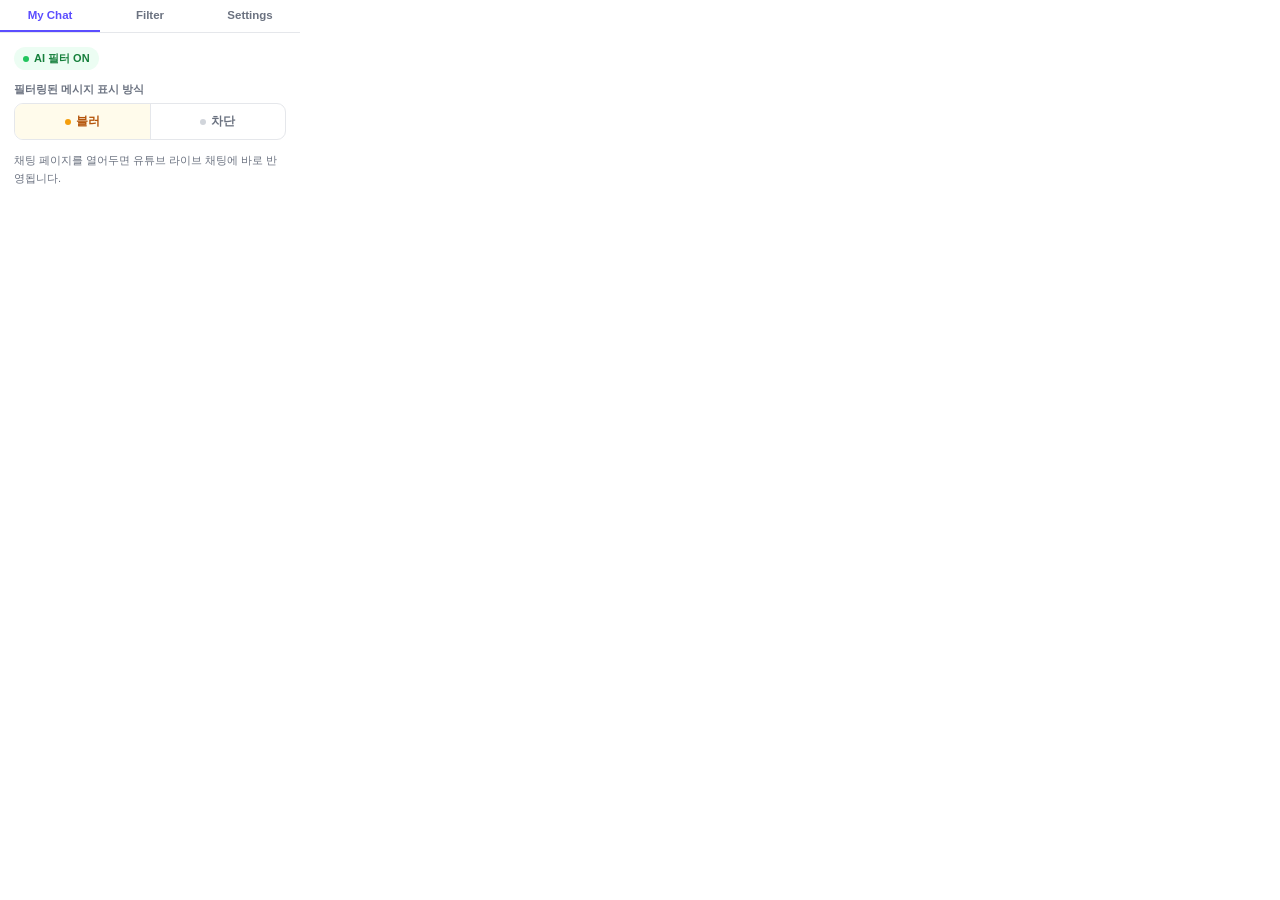
<file: frontend/filterme-extension/dev/popup-embed.html>
<!DOCTYPE html>
<html lang="ko">
<head>
<meta charset="UTF-8" />
<title>popup embed (dev)</title>
</head>
<body>
  <!--
    이 파일은 실제 확장 프로그램에는 없는, 로컬 미리보기 전용 래퍼입니다.
    content.js가 chrome.runtime.getURL('popup.html')로 iframe을 열 때,
    진짜 popup.html을 열기 전에 chrome-mock.js가 먼저 로드되도록 순서를 보장합니다.
    (그냥 popup.html을 바로 열면 window.chrome이 없어서 popup.js가 에러를 냅니다)
  -->
  <script src="chrome-mock.js"></script>
  <script>
    fetch('../popup.html')
      .then((r) => r.text())
      .then((html) => {
        const bodyMatch = html.match(/<body[^>]*>([\s\S]*?)<\/body>/i);
        let bodyHtml = bodyMatch ? bodyMatch[1] : html;
        bodyHtml = bodyHtml.replace(/<script[^>]*src=["'][^"']*popup\.js["'][^>]*><\/script>/i, '');
        document.body.innerHTML = bodyHtml;

        const link = document.createElement('link');
        link.rel = 'stylesheet';
        link.href = '../popup.css';
        document.head.appendChild(link);

        const script = document.createElement('script');
        script.src = '../popup.js';
        document.body.appendChild(script);
      })
      .catch((err) => {
        document.body.innerHTML =
          '<div style="padding:14px;font-size:12px;color:#B91C1C;font-family:sans-serif;">popup.html을 불러오지 못했습니다: ' +
          err.message +
          '</div>';
      });
  </script>
</body>
</html>
</file>
<file: frontend/popup.css>
:root{
  --bg:#121212;
  --bg-elevated:#181818;
  --bg-hover:#282828;
  --text:#FFFFFF;
  --text-secondary:#B3B3B3;
  --border:#2A2A2A;
  --accent:#1DB954;
  --accent-hover:#1ED760;
  --accent-text:#000000;
  --show:#1DB954;
  --show-bg:rgba(29,185,84,.16);
  --blur:#F5A623;
  --blur-bg:rgba(245,166,35,.16);
  --hide:#E91429;
  --hide-bg:rgba(233,20,41,.16);
  --accent-bg:rgba(29,185,84,.16);
}
*{box-sizing:border-box;}
body{
  margin:0;width:300px;
  font-family:-apple-system, BlinkMacSystemFont, "Apple SD Gothic Neo", "Malgun Gothic", sans-serif;
  color:var(--text);background:var(--bg);
}
.tp-head{padding:12px 14px;border-bottom:1px solid var(--border);display:flex;align-items:center;justify-content:space-between;}
.tp-brand{font-size:14px;font-weight:800;}
.tp-brand span{color:var(--accent);}
.tp-ver{font-size:10px;color:var(--text-secondary);}

.tp-tabs{display:flex;border-bottom:1px solid var(--border);}
.tp-tab{flex:1;text-align:center;padding:10px 0;font-size:11.5px;font-weight:700;color:var(--text-secondary);cursor:pointer;border-bottom:2px solid transparent;letter-spacing:.2px;transition:color .12s;}
.tp-tab:hover{color:var(--text);}
.tp-tab.active{color:var(--text);border-bottom-color:var(--accent);}

.tp-body{padding:14px;}
.tp-panel{display:none;}
.tp-panel.active{display:block;}

.tp-chip{display:inline-flex;align-items:center;gap:5px;background:var(--show-bg);color:var(--accent);font-size:11px;font-weight:700;padding:4px 9px;border-radius:100px;}
.tp-chip.off{background:var(--bg-hover);color:var(--text-secondary);}
.tp-chip .d{width:6px;height:6px;border-radius:50%;background:var(--show);}
.tp-chip.off .d{background:#727272;}

.tp-sublabel{font-size:11px;font-weight:700;color:var(--text-secondary);margin:12px 0 6px;text-transform:uppercase;letter-spacing:.4px;}
.tp-sublabel:first-child{margin-top:0;}
.tp-note{font-size:11px;color:var(--text-secondary);line-height:1.6;margin-top:12px;}

.tp-select { background:#282828; color:#fff; border:1px solid #2A2A2A; border-radius:6px; padding:4px 8px; font-size:12px; }

.mode-toggle{display:flex;border:1px solid var(--border);border-radius:100px;overflow:hidden;}
.mode-opt{flex:1;display:flex;align-items:center;justify-content:center;gap:5px;padding:9px 0;font-size:12px;font-weight:700;color:var(--text-secondary);cursor:pointer;border-left:1px solid var(--border);transition:background .12s,color .12s;}
.mode-opt:first-child{border-left:none;}
.mode-opt:hover{color:var(--text);}
.mode-opt .d{width:6px;height:6px;border-radius:50%;background:#535353;}
.mode-opt.blur.active{background:var(--blur-bg);color:var(--blur);}
.mode-opt.blur.active .d{background:var(--blur);}
.mode-opt.block.active{background:var(--hide-bg);color:var(--hide);}
.mode-opt.block.active .d{background:var(--hide);}

.tp-row{display:flex;align-items:center;justify-content:space-between;padding:9px 0;border-bottom:1px solid var(--border);}
.tp-row:last-child{border-bottom:none;}
.tp-row .l{font-size:12.5px;font-weight:600;color:var(--text);}
.tp-row .d{font-size:10.5px;color:var(--text-secondary);margin-top:1px;}

.tp-arrow{font-size:16px;color:var(--text-secondary);cursor:pointer;flex-shrink:0;padding:0 4px;}
.tp-arrow:hover{color:var(--text);}

.mini-switch{width:32px;height:19px;border-radius:100px;position:relative;cursor:pointer;flex-shrink:0;transition:background .12s;}
.mini-switch::after{content:"";position:absolute;top:2px;left:2px;width:15px;height:15px;border-radius:50%;background:#fff;transition:transform .12s;}
.mini-switch.on{background:var(--accent);}
.mini-switch.on::after{transform:translateX(13px);}
.mini-switch.off{background:#535353;}

.platform-logos{display:flex;align-items:center;gap:16px;margin-bottom:10px;}
.platform-logos img{width:65px;height:auto;display:block;}

.privacy-note{font-size:10.5px;color:var(--text-secondary);background:var(--bg-elevated);border-radius:9px;padding:10px 12px;line-height:1.6;margin-bottom:10px;}
.reset-btn{width:100%;padding:9px;border:1px solid var(--border);background:transparent;color:var(--text);font-size:11.5px;font-weight:700;border-radius:100px;cursor:pointer;transition:border-color .12s;}
.reset-btn:hover{border-color:var(--text);}
</file>
<file: frontend/filterme-extension/popup.css>
:root{
  --primary:#111827;
  --accent:#5B4DFF;
  --border:#E5E7EB;
  --text-secondary:#6B7280;
  --show:#22C55E;
  --blur:#F59E0B;
  --hide:#EF4444;
  --show-bg:#ECFDF3;
  --blur-bg:#FFFBEB;
  --hide-bg:#FEF2F2;
  --accent-bg:#F1EFFF;
}
*{box-sizing:border-box;}
body{
  margin:0;width:300px;
  font-family:-apple-system, BlinkMacSystemFont, "Apple SD Gothic Neo", "Malgun Gothic", sans-serif;
  color:var(--primary);background:#fff;
}
.tp-head{padding:12px 14px;border-bottom:1px solid var(--border);display:flex;align-items:center;justify-content:space-between;}
.tp-brand{font-size:14px;font-weight:800;}
.tp-brand span{color:var(--accent);}
.tp-ver{font-size:10px;color:var(--text-secondary);}

.tp-tabs{display:flex;border-bottom:1px solid var(--border);}
.tp-tab{flex:1;text-align:center;padding:9px 0;font-size:11.5px;font-weight:700;color:var(--text-secondary);cursor:pointer;border-bottom:2px solid transparent;}
.tp-tab.active{color:var(--accent);border-bottom-color:var(--accent);}

.tp-body{padding:14px;}
.tp-panel{display:none;}
.tp-panel.active{display:block;}

.tp-chip{display:inline-flex;align-items:center;gap:5px;background:var(--show-bg);color:#16803C;font-size:11px;font-weight:700;padding:4px 9px;border-radius:100px;}
.tp-chip.off{background:#F3F4F6;color:var(--text-secondary);}
.tp-chip .d{width:6px;height:6px;border-radius:50%;background:var(--show);}
.tp-chip.off .d{background:#9CA3AF;}

.tp-sublabel{font-size:11px;font-weight:700;color:var(--text-secondary);margin:12px 0 6px;}
.tp-sublabel:first-child{margin-top:0;}
.tp-note{font-size:11px;color:var(--text-secondary);line-height:1.6;margin-top:12px;}

.mode-toggle{display:flex;border:1px solid var(--border);border-radius:9px;overflow:hidden;}
.mode-opt{flex:1;display:flex;align-items:center;justify-content:center;gap:5px;padding:9px 0;font-size:12px;font-weight:700;color:var(--text-secondary);cursor:pointer;border-left:1px solid var(--border);}
.mode-opt:first-child{border-left:none;}
.mode-opt .d{width:6px;height:6px;border-radius:50%;background:#D1D5DB;}
.mode-opt.blur.active{background:var(--blur-bg);color:#B45309;}
.mode-opt.blur.active .d{background:var(--blur);}
.mode-opt.block.active{background:var(--hide-bg);color:#B91C1C;}
.mode-opt.block.active .d{background:var(--hide);}

.tp-row{display:flex;align-items:center;justify-content:space-between;padding:9px 0;border-bottom:1px solid var(--border);}
.tp-row:last-child{border-bottom:none;}
.tp-row .l{font-size:12.5px;font-weight:600;color:var(--primary);}
.tp-row .d{font-size:10.5px;color:var(--text-secondary);margin-top:1px;}

.mini-switch{width:32px;height:19px;border-radius:100px;position:relative;cursor:pointer;flex-shrink:0;}
.mini-switch::after{content:"";position:absolute;top:2px;left:2px;width:15px;height:15px;border-radius:50%;background:#fff;transition:transform .12s;}
.mini-switch.on{background:var(--accent);}
.mini-switch.on::after{transform:translateX(13px);}
.mini-switch.off{background:#E5E7EB;}

.platform-seg{display:flex;border:1px solid var(--border);border-radius:9px;overflow:hidden;margin-bottom:10px;}
.platform-seg button{flex:1;border:none;padding:9px;font-size:12px;font-weight:700;background:#fff;color:var(--text-secondary);cursor:pointer;border-left:1px solid var(--border);}
.platform-seg button:first-child{border-left:none;}
.platform-seg button.on{background:var(--primary);color:#fff;}
.platform-seg button:disabled{cursor:not-allowed;opacity:.5;}

.privacy-note{font-size:10.5px;color:var(--text-secondary);background:#F9FAFB;border-radius:9px;padding:10px 12px;line-height:1.6;margin-bottom:10px;}
.reset-btn{width:100%;padding:9px;border:1px solid var(--border);background:#fff;color:var(--text-secondary);font-size:11.5px;font-weight:700;border-radius:9px;cursor:pointer;}
</file>
